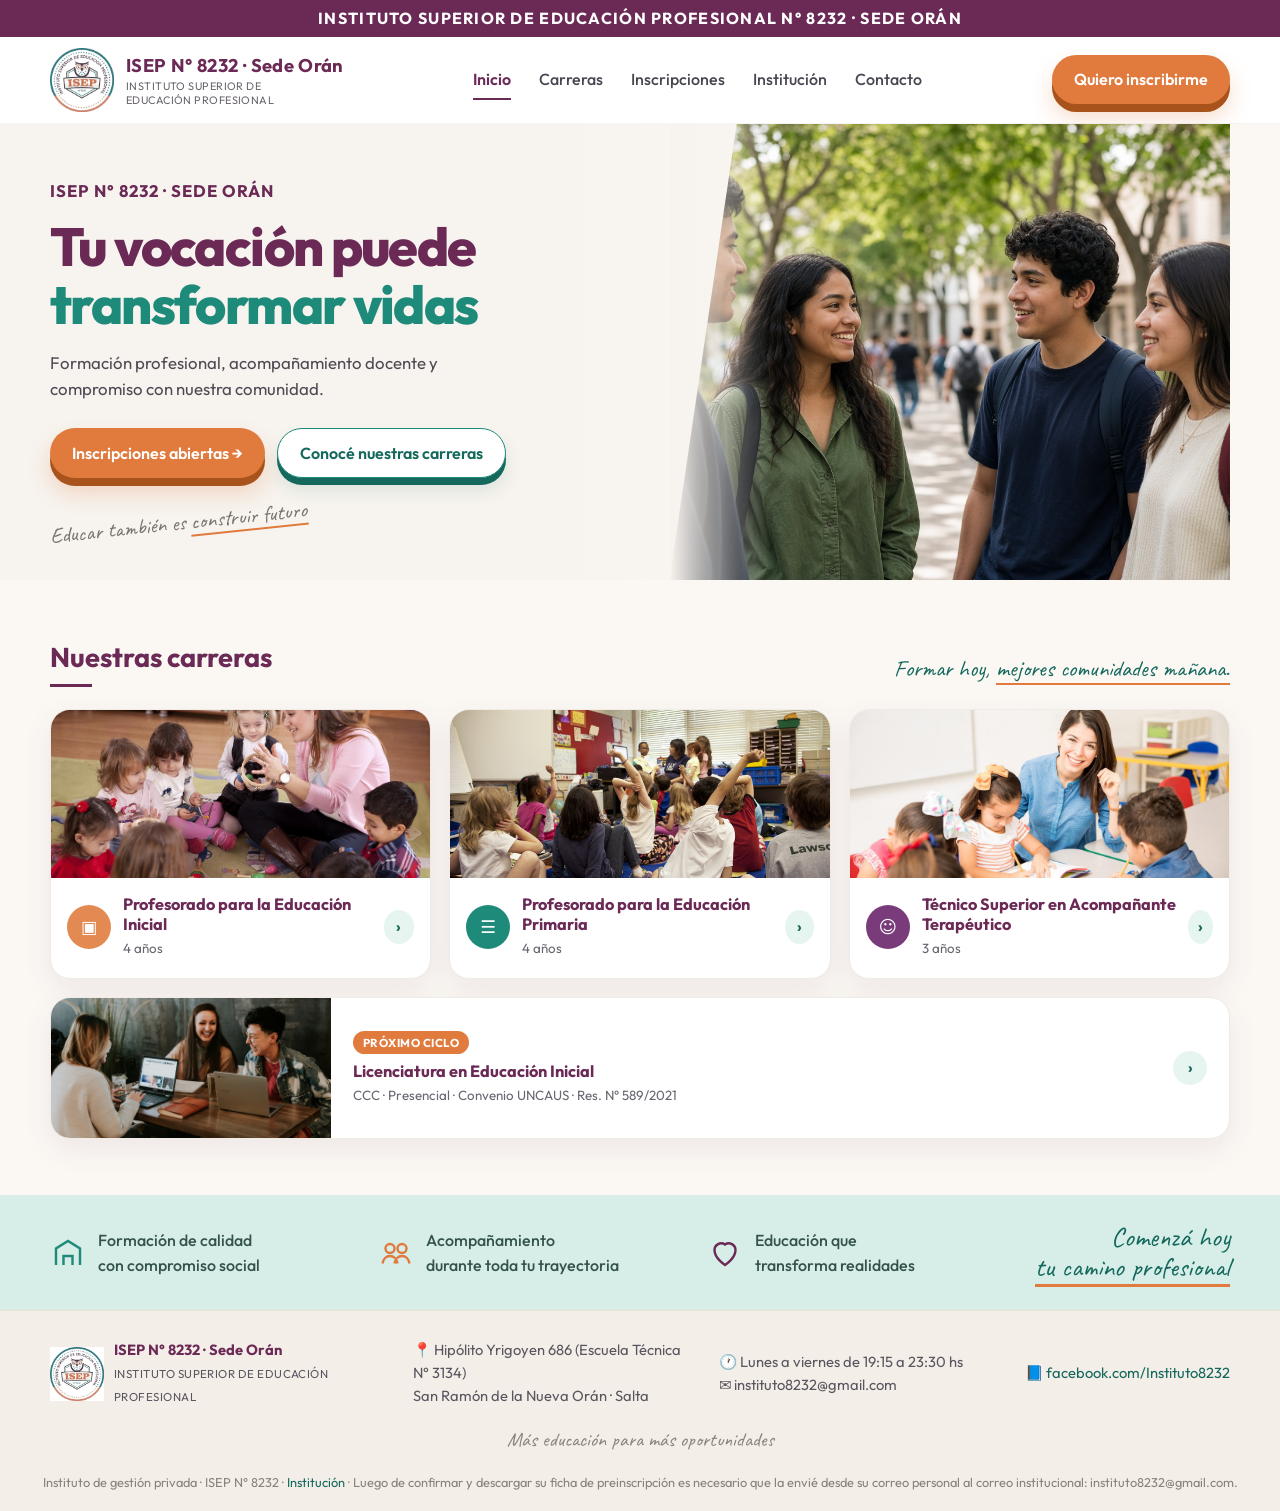
<file: index.html>
<!DOCTYPE html>
<html lang="es-AR">
<head>
  <meta charset="UTF-8">
  <meta name="viewport" content="width=device-width, initial-scale=1">
  <title>ISEP N° 8232 · Sede Orán | Instituto Superior de Educación Profesional</title>
  <meta name="description" content="ISEP N° 8232 — Sede Orán. Instituto de gestión privada en San Ramón de la Nueva Orán, Salta. Profesorados de Inicial y Primaria, Tecnicatura en Acompañante Terapéutico y Licenciatura en Educación Inicial.">
  <link rel="icon" href="assets/logo_isep.jpg">
  <link rel="preconnect" href="https://fonts.googleapis.com">
  <link href="https://fonts.googleapis.com/css2?family=Caveat:wght@500;700&family=Outfit:wght@400;500;600;700;800&display=swap" rel="stylesheet">
  <link rel="stylesheet" href="assets/css/style.css">
</head>
<body>
  <main>
    <section class="hero">
      <div class="wrap hero-grid">
        <div class="hero-copy">
          <p style="margin:0 0 14px;color:var(--plum);font-weight:700;letter-spacing:.06em">ISEP N° 8232 · SEDE ORÁN</p>
          <h1>
            <span class="plum">Tu vocación puede</span>
            <span class="teal">transformar vidas</span>
          </h1>
          <p>Formación profesional, acompañamiento docente y compromiso con nuestra comunidad.</p>
          <div class="hero-actions">
            <a class="btn btn-orange" href="inscripciones.html">Inscripciones abiertas →</a>
            <a class="btn btn-outline" href="carreras.html">Conocé nuestras carreras</a>
          </div>
          <div class="scribble">Educar también es <em>construir futuro</em></div>
        </div>
        <div class="hero-photo">
          <img src="assets/img/hero.jpg" alt="Jóvenes estudiantes del instituto, varones y mujeres">
        </div>
      </div>
    </section>

    <section class="section">
      <div class="wrap">
        <div class="section-head">
          <h2>Nuestras carreras</h2>
          <div class="hand">Formar hoy, <u>mejores comunidades mañana.</u></div>
        </div>
        <div class="cards">
          <a class="card" href="carrera-inicial.html">
            <img src="assets/img/inicial-circle.jpg" alt="Sala de Educación Inicial">
            <div class="card-body">
              <div class="icon-bubble icon-orange">▣</div>
              <div>
                <h3>Profesorado para la Educación Inicial</h3>
                <small>4 años</small>
              </div>
              <span class="arrow">›</span>
            </div>
          </a>
          <a class="card" href="carrera-primaria.html">
            <img src="assets/img/kidsclass.jpg" alt="Aula de Educación Primaria">
            <div class="card-body">
              <div class="icon-bubble icon-teal">☰</div>
              <div>
                <h3>Profesorado para la Educación Primaria</h3>
                <small>4 años</small>
              </div>
              <span class="arrow">›</span>
            </div>
          </a>
          <a class="card" href="carrera-acompanante.html">
            <img src="assets/img/inicial-alt.jpg" alt="Acompañamiento educativo y terapéutico">
            <div class="card-body">
              <div class="icon-bubble icon-plum">☺</div>
              <div>
                <h3>Técnico Superior en Acompañante Terapéutico</h3>
                <small>3 años</small>
              </div>
              <span class="arrow">›</span>
            </div>
          </a>
          <a class="card card-wide" href="carrera-licenciatura.html">
            <img src="assets/img/licenciatura.jpg" alt="Ciclo de complementación curricular">
            <div class="card-body" style="padding:22px">
              <div>
                <span class="badge-new">PRÓXIMO CICLO</span>
                <h3 style="margin-top:8px">Licenciatura en Educación Inicial</h3>
                <small>CCC · Presencial · Convenio UNCAUS · Res. N° 589/2021</small>
              </div>
            </div>
            <div style="padding-right:22px"><span class="arrow">›</span></div>
          </a>
        </div>
      </div>
    </section>

    <section class="values">
      <div class="wrap values-grid">
        <div class="value">
          <svg width="36" height="36" viewBox="0 0 24 24" fill="none"><path d="M4 20V9l8-5 8 5v11" stroke="#1d8a7a" stroke-width="1.6"/><path d="M9 20v-6h6v6" stroke="#1d8a7a" stroke-width="1.6"/></svg>
          Formación de calidad<br>con compromiso social
        </div>
        <div class="value">
          <svg width="36" height="36" viewBox="0 0 24 24" fill="none"><circle cx="8" cy="9" r="3" stroke="#e07a3d" stroke-width="1.6"/><circle cx="16" cy="9" r="3" stroke="#e07a3d" stroke-width="1.6"/><path d="M3 19c.5-3 2.5-5 5-5s4.5 2 5 5M11 19c.5-3 2.5-5 5-5s4.5 2 5 5" stroke="#e07a3d" stroke-width="1.6"/></svg>
          Acompañamiento<br>durante toda tu trayectoria
        </div>
        <div class="value">
          <svg width="36" height="36" viewBox="0 0 24 24" fill="none"><path d="M12 20s-7-4.4-7-10a4.5 4.5 0 0 1 7-3.7A4.5 4.5 0 0 1 19 10c0 5.6-7 10-7 10z" stroke="#6b2a56" stroke-width="1.6"/></svg>
          Educación que<br>transforma realidades
        </div>
        <div class="cta-script">Comenzá hoy<br><span>tu camino profesional</span></div>
      </div>
    </section>
  </main>
  <script src="assets/js/site.js?v=sede-oran"></script>
</body>
</html>
</file>
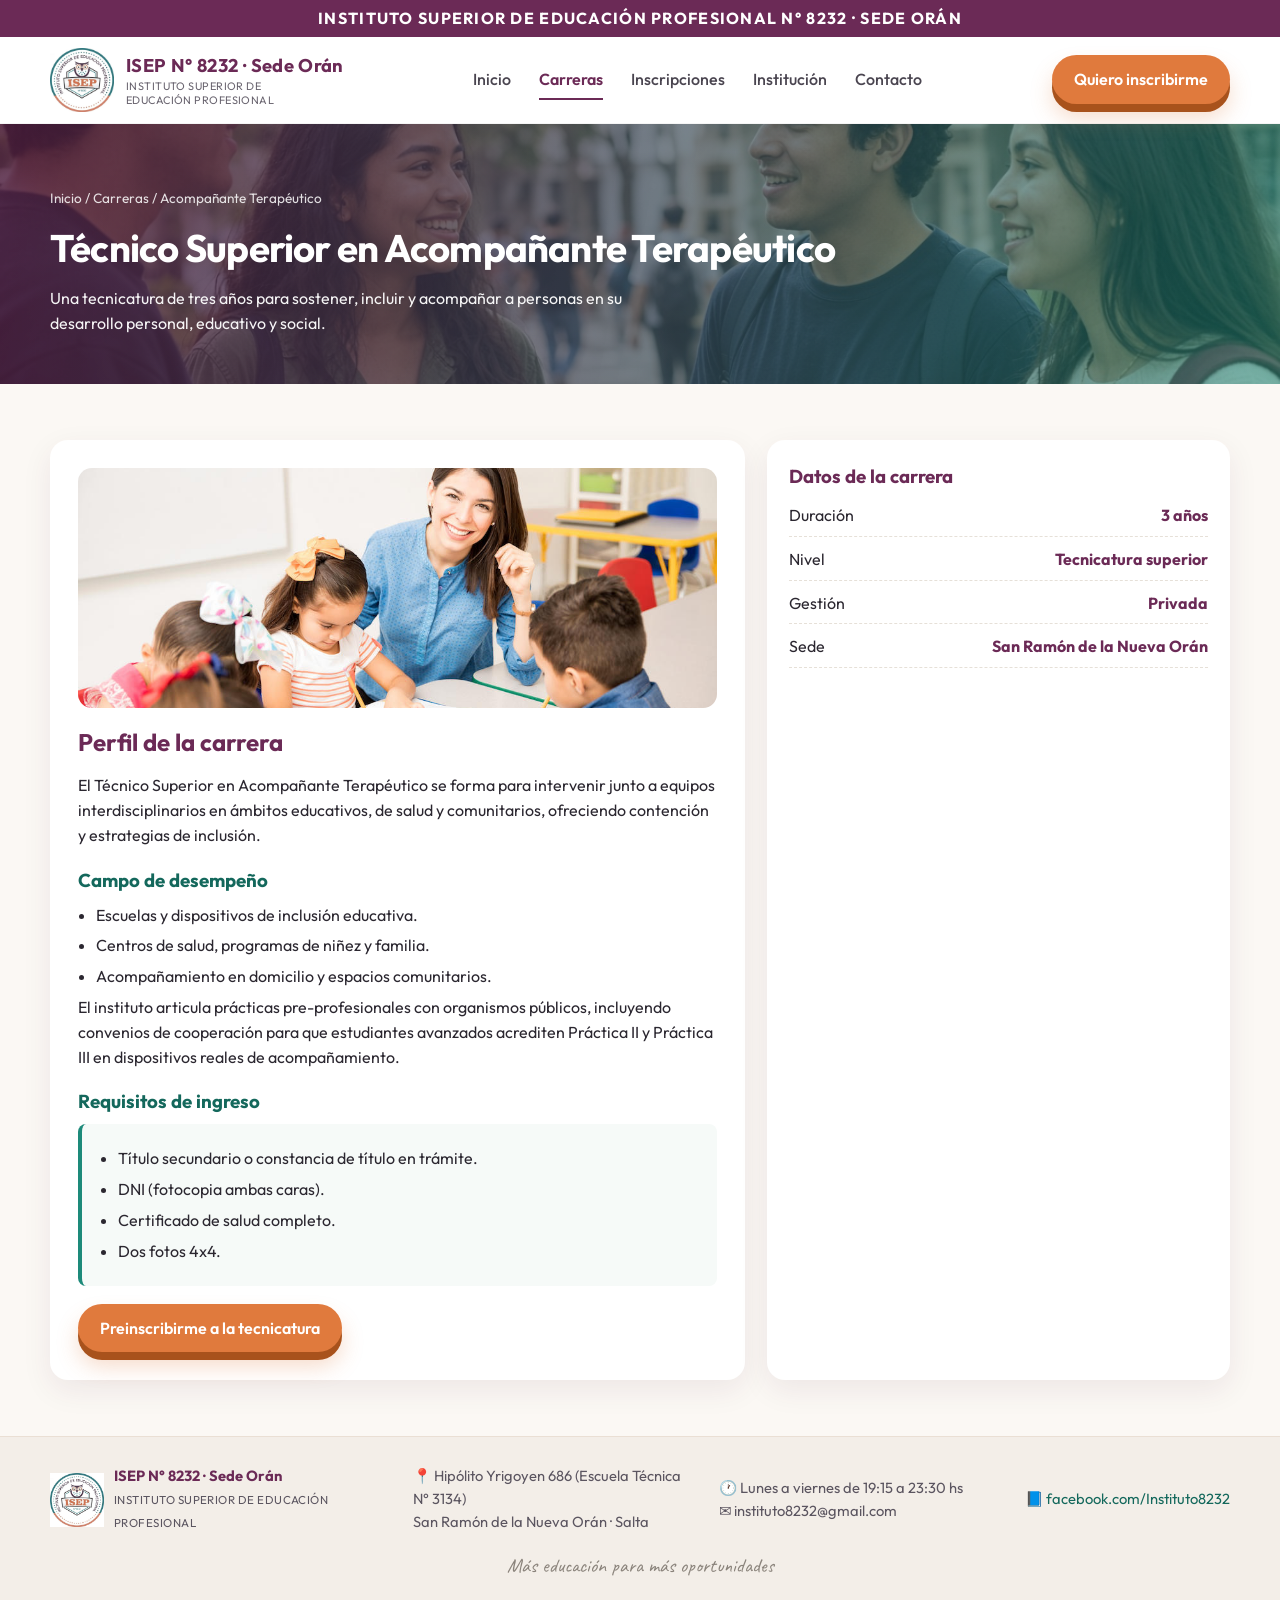
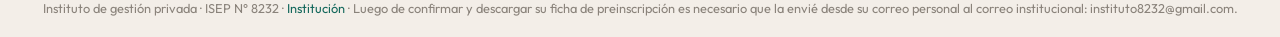
<file: carrera-acompanante.html>
<!DOCTYPE html>
<html lang="es-AR">
<head>
  <meta charset="UTF-8">
  <meta name="viewport" content="width=device-width, initial-scale=1">
  <title>Técnico Superior en Acompañante Terapéutico | ISEP 8232</title>
  <link rel="icon" href="assets/logo_isep.jpg">
  <link href="https://fonts.googleapis.com/css2?family=Caveat:wght@500;700&family=Outfit:wght@400;500;600;700;800&display=swap" rel="stylesheet">
  <link rel="stylesheet" href="assets/css/style.css">
</head>
<body>
  <main>
    <section class="page-hero">
      <div class="wrap">
        <div class="crumbs">Inicio / Carreras / Acompañante Terapéutico</div>
        <h1>Técnico Superior en Acompañante Terapéutico</h1>
        <p>Una tecnicatura de tres años para sostener, incluir y acompañar a personas en su desarrollo personal, educativo y social.</p>
      </div>
    </section>
    <section class="section">
      <div class="wrap split">
        <article class="prose">
          <img src="assets/img/inicial-alt.jpg" alt="Acompañamiento" style="border-radius:14px;margin-bottom:16px;height:240px;width:100%;object-fit:cover">
          <h2>Perfil de la carrera</h2>
          <p>El Técnico Superior en Acompañante Terapéutico se forma para intervenir junto a equipos interdisciplinarios en ámbitos educativos, de salud y comunitarios, ofreciendo contención y estrategias de inclusión.</p>
          <h3>Campo de desempeño</h3>
          <ul>
            <li>Escuelas y dispositivos de inclusión educativa.</li>
            <li>Centros de salud, programas de niñez y familia.</li>
            <li>Acompañamiento en domicilio y espacios comunitarios.</li>
          </ul>
          <p>El instituto articula prácticas pre-profesionales con organismos públicos, incluyendo convenios de cooperación para que estudiantes avanzados acrediten Práctica II y Práctica III en dispositivos reales de acompañamiento.</p>
          <h3>Requisitos de ingreso</h3>
          <div class="req-list">
            <ul>
              <li>Título secundario o constancia de título en trámite.</li>
              <li>DNI (fotocopia ambas caras).</li>
              <li>Certificado de salud completo.</li>
              <li>Dos fotos 4x4.</li>
            </ul>
          </div>
          <p style="margin-top:18px"><a class="btn btn-orange" href="inscripciones.html?carrera=terapeutico">Preinscribirme a la tecnicatura</a></p>
        </article>
        <aside class="info-side">
          <h3 style="color:var(--plum);margin-bottom:12px">Datos de la carrera</h3>
          <div class="meta">
            <div><span>Duración</span><b>3 años</b></div>
            <div><span>Nivel</span><b>Tecnicatura superior</b></div>
            <div><span>Gestión</span><b>Privada</b></div>
            <div><span>Sede</span><b>San Ramón de la Nueva Orán</b></div>
          </div>
        </aside>
      </div>
    </section>
  </main>
  <script src="assets/js/site.js"></script>
</body>
</html>
</file>
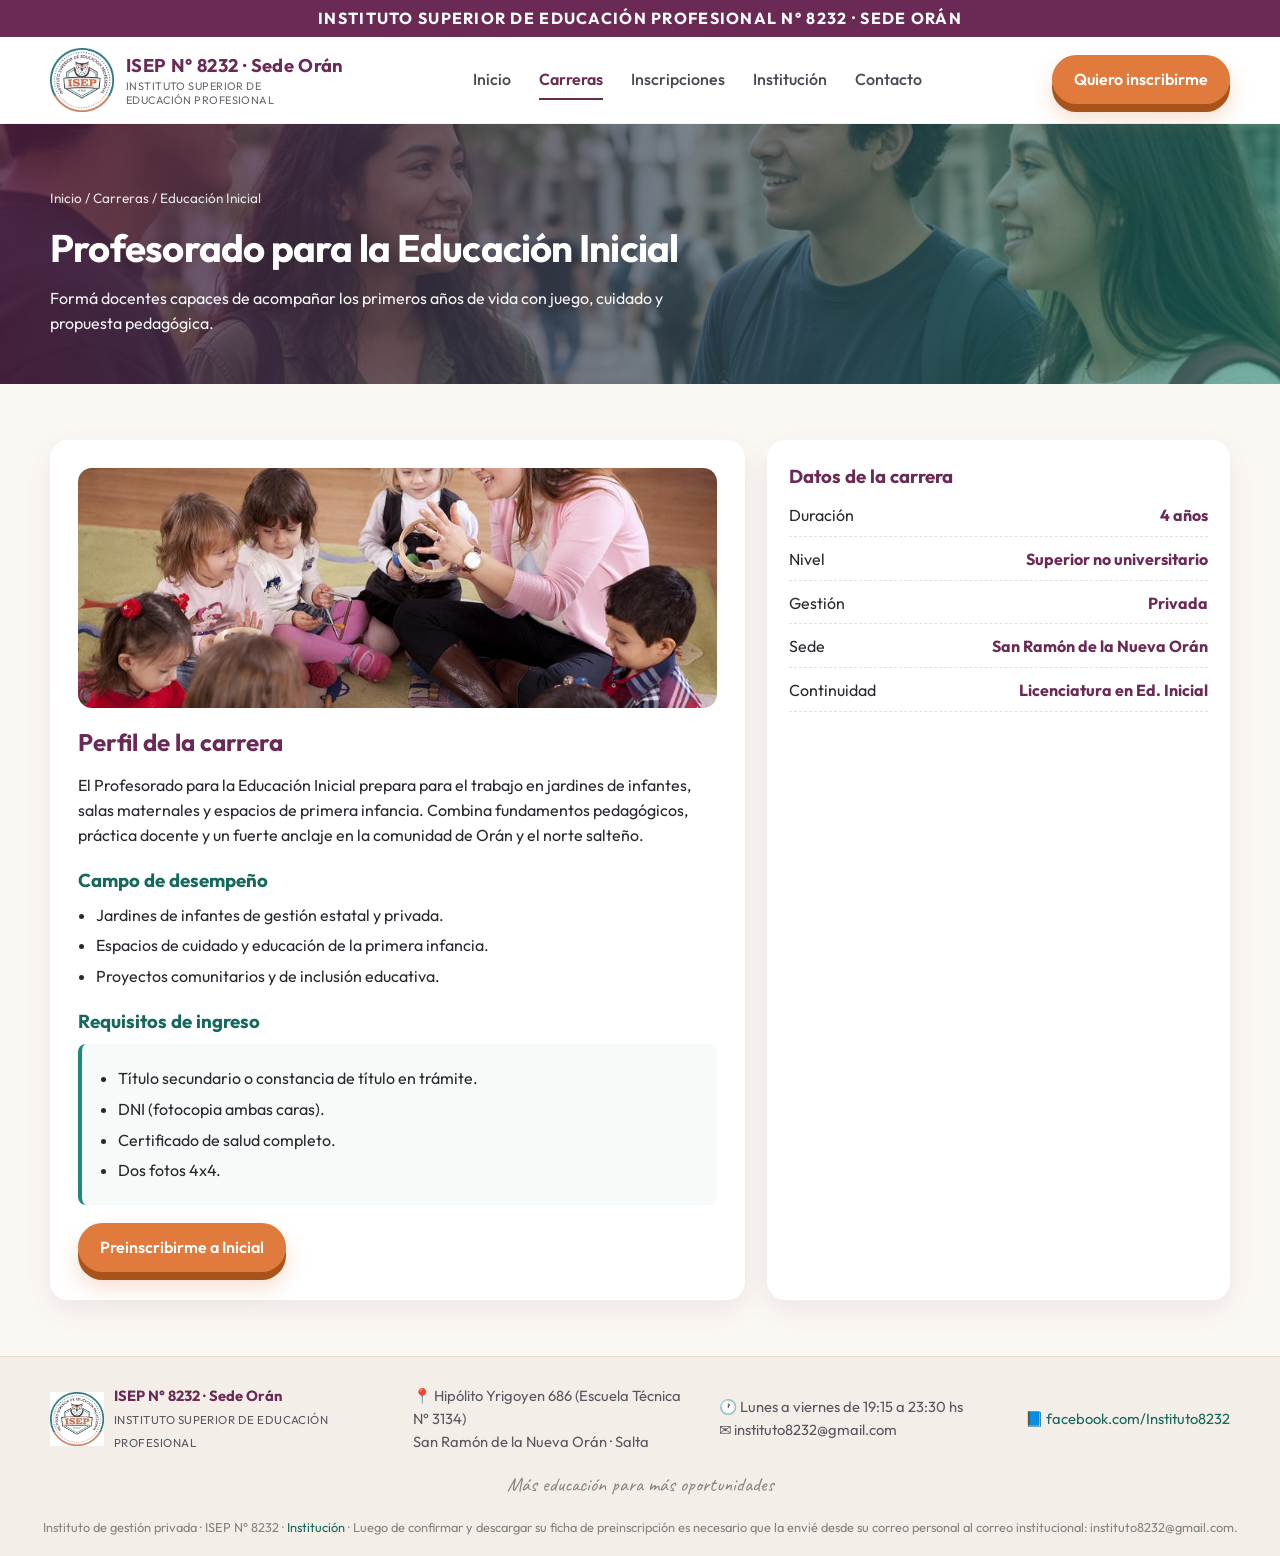
<file: carrera-inicial.html>
<!DOCTYPE html>
<html lang="es-AR">
<head>
  <meta charset="UTF-8">
  <meta name="viewport" content="width=device-width, initial-scale=1">
  <title>Profesorado para la Educación Inicial | ISEP 8232</title>
  <link rel="icon" href="assets/logo_isep.jpg">
  <link href="https://fonts.googleapis.com/css2?family=Caveat:wght@500;700&family=Outfit:wght@400;500;600;700;800&display=swap" rel="stylesheet">
  <link rel="stylesheet" href="assets/css/style.css">
</head>
<body>
  <main>
    <section class="page-hero">
      <div class="wrap">
        <div class="crumbs">Inicio / Carreras / Educación Inicial</div>
        <h1>Profesorado para la Educación Inicial</h1>
        <p>Formá docentes capaces de acompañar los primeros años de vida con juego, cuidado y propuesta pedagógica.</p>
      </div>
    </section>
    <section class="section">
      <div class="wrap split">
        <article class="prose">
          <img src="assets/img/inicial-circle.jpg" alt="Sala de nivel inicial" style="border-radius:14px;margin-bottom:16px;height:240px;width:100%;object-fit:cover">
          <h2>Perfil de la carrera</h2>
          <p>El Profesorado para la Educación Inicial prepara para el trabajo en jardines de infantes, salas maternales y espacios de primera infancia. Combina fundamentos pedagógicos, práctica docente y un fuerte anclaje en la comunidad de Orán y el norte salteño.</p>
          <h3>Campo de desempeño</h3>
          <ul>
            <li>Jardines de infantes de gestión estatal y privada.</li>
            <li>Espacios de cuidado y educación de la primera infancia.</li>
            <li>Proyectos comunitarios y de inclusión educativa.</li>
          </ul>
          <h3>Requisitos de ingreso</h3>
          <div class="req-list">
            <ul>
              <li>Título secundario o constancia de título en trámite.</li>
              <li>DNI (fotocopia ambas caras).</li>
              <li>Certificado de salud completo.</li>
              <li>Dos fotos 4x4.</li>
            </ul>
          </div>
          <p style="margin-top:18px"><a class="btn btn-orange" href="inscripciones.html?carrera=inicial">Preinscribirme a Inicial</a></p>
        </article>
        <aside class="info-side">
          <h3 style="color:var(--plum);margin-bottom:12px">Datos de la carrera</h3>
          <div class="meta">
            <div><span>Duración</span><b>4 años</b></div>
            <div><span>Nivel</span><b>Superior no universitario</b></div>
            <div><span>Gestión</span><b>Privada</b></div>
            <div><span>Sede</span><b>San Ramón de la Nueva Orán</b></div>
            <div><span>Continuidad</span><b>Licenciatura en Ed. Inicial</b></div>
          </div>
        </aside>
      </div>
    </section>
  </main>
  <script src="assets/js/site.js"></script>
</body>
</html>
</file>
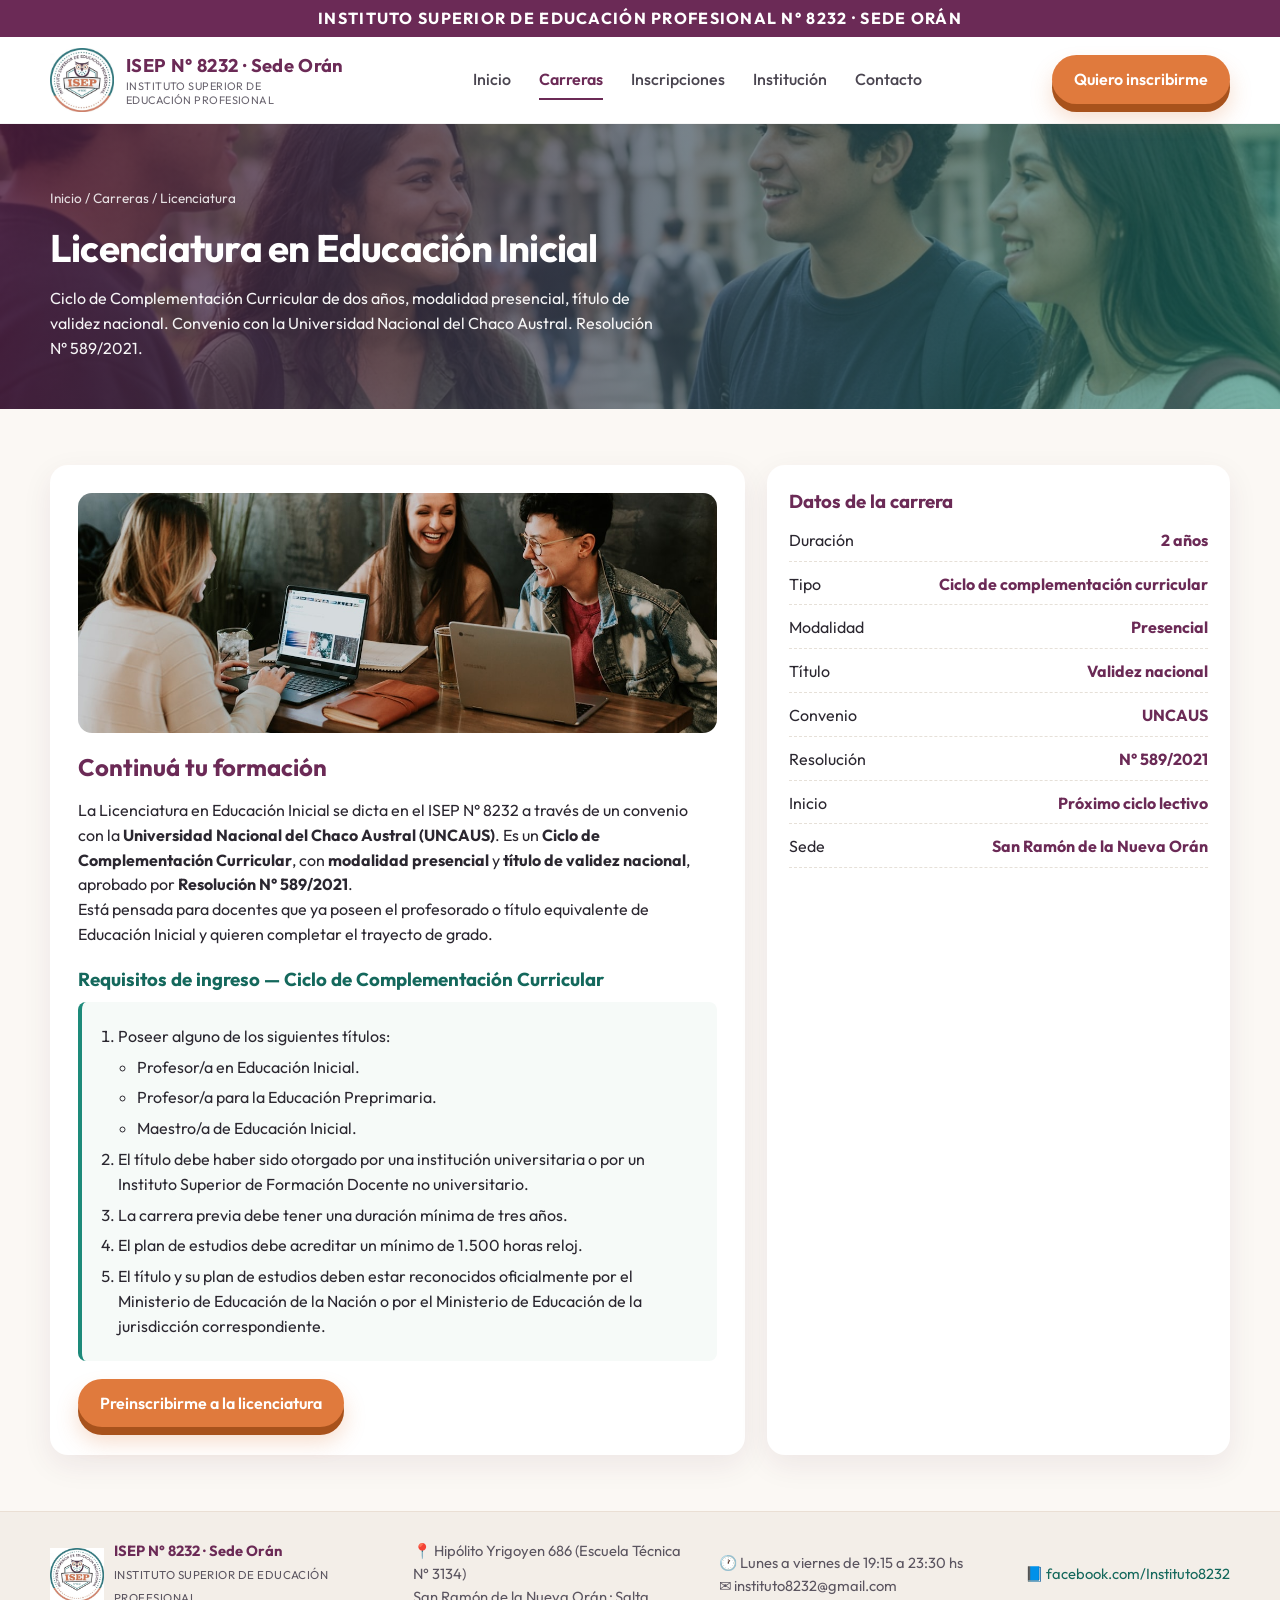
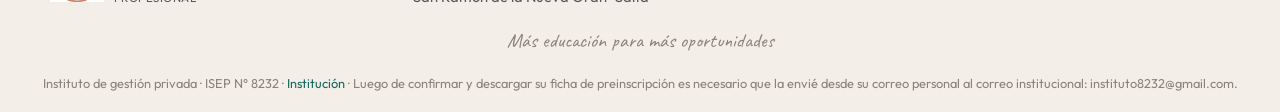
<file: carrera-licenciatura.html>
<!DOCTYPE html>
<html lang="es-AR">
<head>
  <meta charset="UTF-8">
  <meta name="viewport" content="width=device-width, initial-scale=1">
  <title>Licenciatura en Educación Inicial | ISEP 8232</title>
  <link rel="icon" href="assets/logo_isep.jpg">
  <link href="https://fonts.googleapis.com/css2?family=Caveat:wght@500;700&family=Outfit:wght@400;500;600;700;800&display=swap" rel="stylesheet">
  <link rel="stylesheet" href="assets/css/style.css">
</head>
<body>
  <main>
    <section class="page-hero">
      <div class="wrap">
        <div class="crumbs">Inicio / Carreras / Licenciatura</div>
        <h1>Licenciatura en Educación Inicial</h1>
        <p>Ciclo de Complementación Curricular de dos años, modalidad presencial, título de validez nacional. Convenio con la Universidad Nacional del Chaco Austral. Resolución N° 589/2021.</p>
      </div>
    </section>
    <section class="section">
      <div class="wrap split">
        <article class="prose">
          <img src="assets/img/licenciatura.jpg" alt="Formación de grado" style="border-radius:14px;margin-bottom:16px;height:240px;width:100%;object-fit:cover">
          <h2>Continuá tu formación</h2>
          <p>La Licenciatura en Educación Inicial se dicta en el ISEP N° 8232 a través de un convenio con la <b>Universidad Nacional del Chaco Austral (UNCAUS)</b>. Es un <b>Ciclo de Complementación Curricular</b>, con <b>modalidad presencial</b> y <b>título de validez nacional</b>, aprobado por <b>Resolución N° 589/2021</b>.</p>
          <p>Está pensada para docentes que ya poseen el profesorado o título equivalente de Educación Inicial y quieren completar el trayecto de grado.</p>
          <h3>Requisitos de ingreso — Ciclo de Complementación Curricular</h3>
          <div class="req-list">
            <ol>
              <li>Poseer alguno de los siguientes títulos:
                <ul>
                  <li>Profesor/a en Educación Inicial.</li>
                  <li>Profesor/a para la Educación Preprimaria.</li>
                  <li>Maestro/a de Educación Inicial.</li>
                </ul>
              </li>
              <li>El título debe haber sido otorgado por una institución universitaria o por un Instituto Superior de Formación Docente no universitario.</li>
              <li>La carrera previa debe tener una duración mínima de tres años.</li>
              <li>El plan de estudios debe acreditar un mínimo de 1.500 horas reloj.</li>
              <li>El título y su plan de estudios deben estar reconocidos oficialmente por el Ministerio de Educación de la Nación o por el Ministerio de Educación de la jurisdicción correspondiente.</li>
            </ol>
          </div>
          <p style="margin-top:18px"><a class="btn btn-orange" href="inscripciones.html?carrera=licenciatura">Preinscribirme a la licenciatura</a></p>
        </article>
        <aside class="info-side">
          <h3 style="color:var(--plum);margin-bottom:12px">Datos de la carrera</h3>
          <div class="meta">
            <div><span>Duración</span><b>2 años</b></div>
            <div><span>Tipo</span><b>Ciclo de complementación curricular</b></div>
            <div><span>Modalidad</span><b>Presencial</b></div>
            <div><span>Título</span><b>Validez nacional</b></div>
            <div><span>Convenio</span><b>UNCAUS</b></div>
            <div><span>Resolución</span><b>N° 589/2021</b></div>
            <div><span>Inicio</span><b>Próximo ciclo lectivo</b></div>
            <div><span>Sede</span><b>San Ramón de la Nueva Orán</b></div>
          </div>
        </aside>
      </div>
    </section>
  </main>
  <script src="assets/js/site.js"></script>
</body>
</html>
</file>
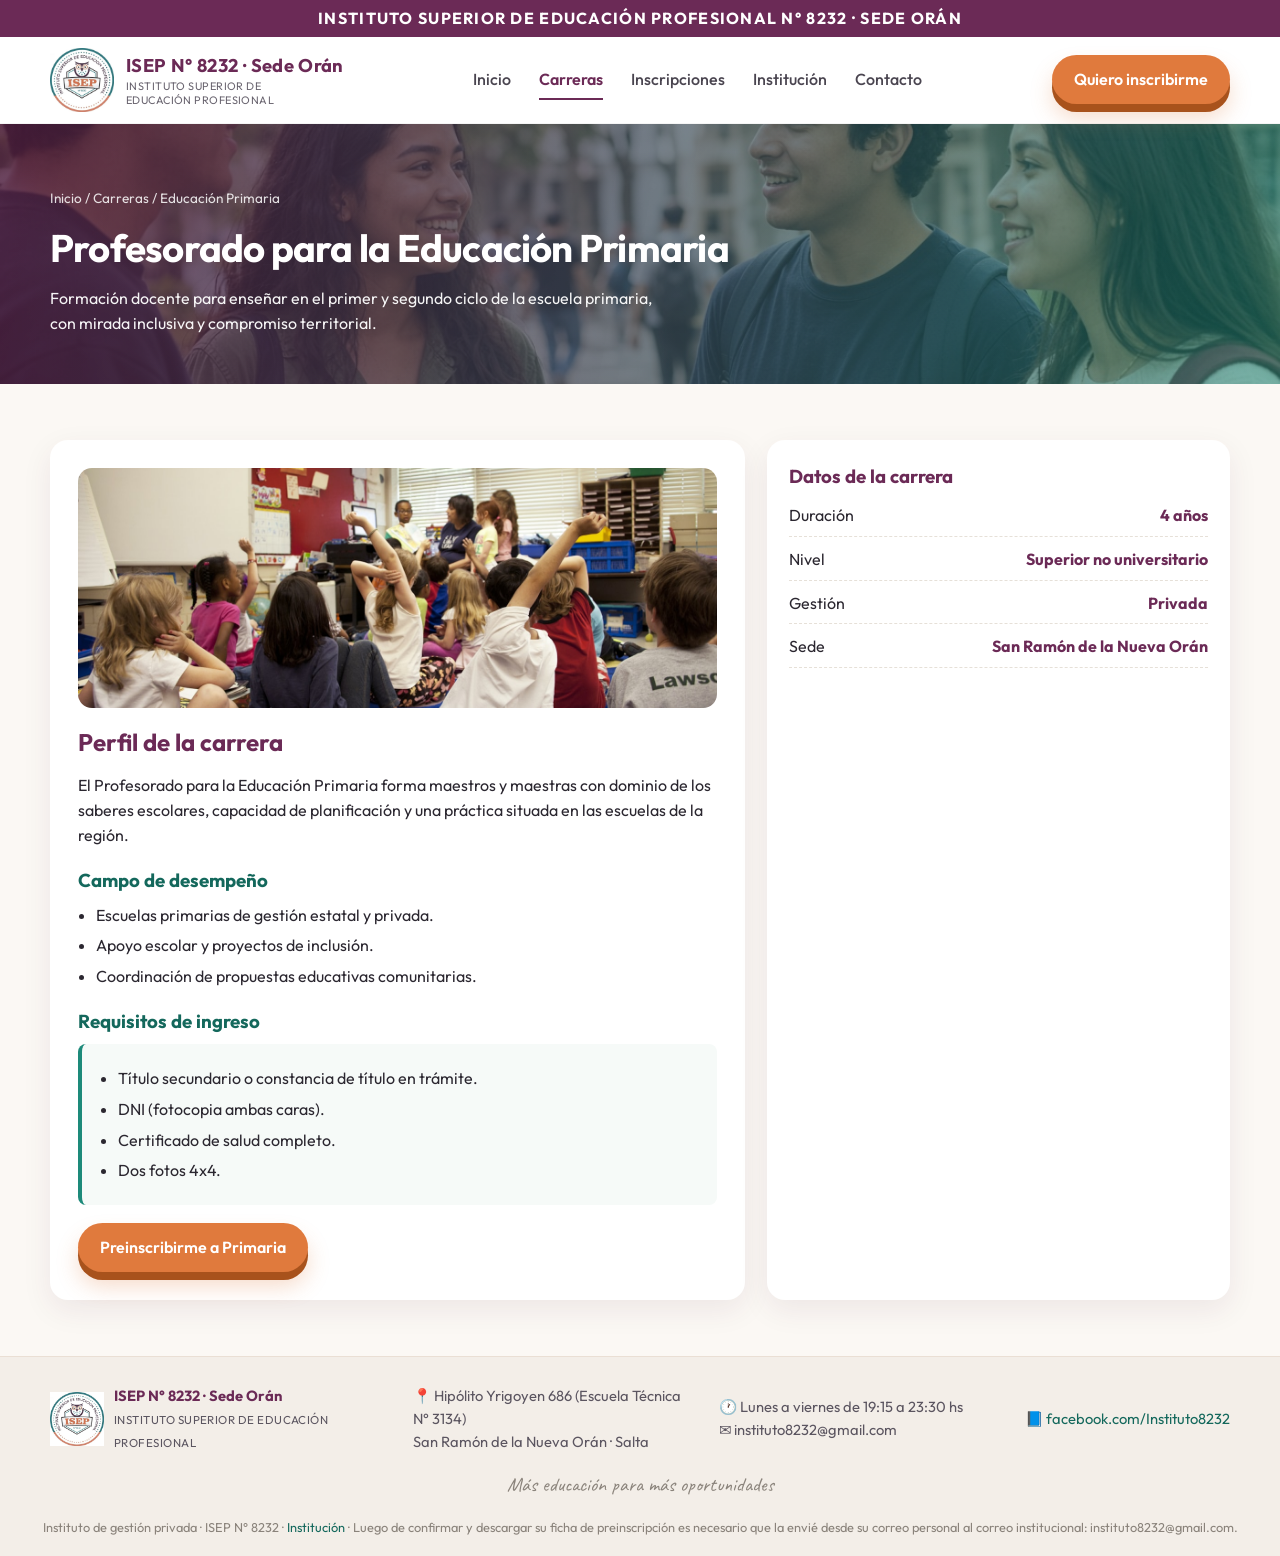
<file: carrera-primaria.html>
<!DOCTYPE html>
<html lang="es-AR">
<head>
  <meta charset="UTF-8">
  <meta name="viewport" content="width=device-width, initial-scale=1">
  <title>Profesorado para la Educación Primaria | ISEP 8232</title>
  <link rel="icon" href="assets/logo_isep.jpg">
  <link href="https://fonts.googleapis.com/css2?family=Caveat:wght@500;700&family=Outfit:wght@400;500;600;700;800&display=swap" rel="stylesheet">
  <link rel="stylesheet" href="assets/css/style.css">
</head>
<body>
  <main>
    <section class="page-hero">
      <div class="wrap">
        <div class="crumbs">Inicio / Carreras / Educación Primaria</div>
        <h1>Profesorado para la Educación Primaria</h1>
        <p>Formación docente para enseñar en el primer y segundo ciclo de la escuela primaria, con mirada inclusiva y compromiso territorial.</p>
      </div>
    </section>
    <section class="section">
      <div class="wrap split">
        <article class="prose">
          <img src="assets/img/kidsclass.jpg" alt="Aula de primaria" style="border-radius:14px;margin-bottom:16px;height:240px;width:100%;object-fit:cover">
          <h2>Perfil de la carrera</h2>
          <p>El Profesorado para la Educación Primaria forma maestros y maestras con dominio de los saberes escolares, capacidad de planificación y una práctica situada en las escuelas de la región.</p>
          <h3>Campo de desempeño</h3>
          <ul>
            <li>Escuelas primarias de gestión estatal y privada.</li>
            <li>Apoyo escolar y proyectos de inclusión.</li>
            <li>Coordinación de propuestas educativas comunitarias.</li>
          </ul>
          <h3>Requisitos de ingreso</h3>
          <div class="req-list">
            <ul>
              <li>Título secundario o constancia de título en trámite.</li>
              <li>DNI (fotocopia ambas caras).</li>
              <li>Certificado de salud completo.</li>
              <li>Dos fotos 4x4.</li>
            </ul>
          </div>
          <p style="margin-top:18px"><a class="btn btn-orange" href="inscripciones.html?carrera=primaria">Preinscribirme a Primaria</a></p>
        </article>
        <aside class="info-side">
          <h3 style="color:var(--plum);margin-bottom:12px">Datos de la carrera</h3>
          <div class="meta">
            <div><span>Duración</span><b>4 años</b></div>
            <div><span>Nivel</span><b>Superior no universitario</b></div>
            <div><span>Gestión</span><b>Privada</b></div>
            <div><span>Sede</span><b>San Ramón de la Nueva Orán</b></div>
          </div>
        </aside>
      </div>
    </section>
  </main>
  <script src="assets/js/site.js"></script>
</body>
</html>
</file>
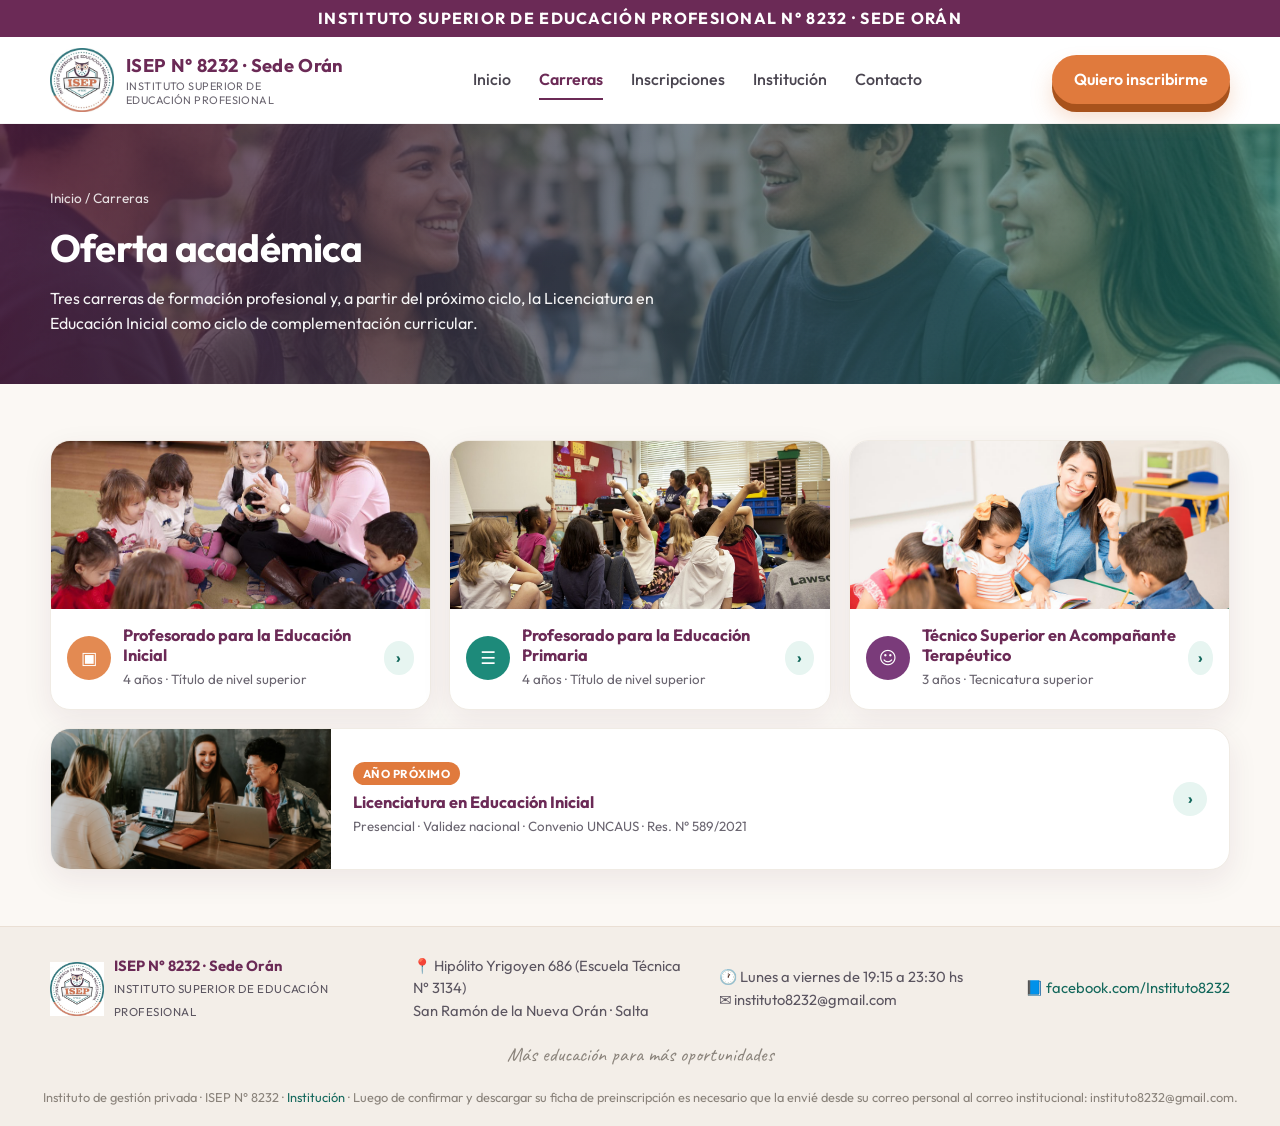
<file: carreras.html>
<!DOCTYPE html>
<html lang="es-AR">
<head>
  <meta charset="UTF-8">
  <meta name="viewport" content="width=device-width, initial-scale=1">
  <title>Carreras | ISEP N° 8232</title>
  <link rel="icon" href="assets/logo_isep.jpg">
  <link href="https://fonts.googleapis.com/css2?family=Caveat:wght@500;700&family=Outfit:wght@400;500;600;700;800&display=swap" rel="stylesheet">
  <link rel="stylesheet" href="assets/css/style.css">
</head>
<body>
  <main>
    <section class="page-hero">
      <div class="wrap">
        <div class="crumbs">Inicio / Carreras</div>
        <h1>Oferta académica</h1>
        <p>Tres carreras de formación profesional y, a partir del próximo ciclo, la Licenciatura en Educación Inicial como ciclo de complementación curricular.</p>
      </div>
    </section>
    <section class="section">
      <div class="wrap cards">
        <a class="card" href="carrera-inicial.html">
          <img src="assets/img/inicial-circle.jpg" alt="Educación Inicial">
          <div class="card-body">
            <div class="icon-bubble icon-orange">▣</div>
            <div><h3>Profesorado para la Educación Inicial</h3><small>4 años · Título de nivel superior</small></div>
            <span class="arrow">›</span>
          </div>
        </a>
        <a class="card" href="carrera-primaria.html">
          <img src="assets/img/kidsclass.jpg" alt="Educación Primaria">
          <div class="card-body">
            <div class="icon-bubble icon-teal">☰</div>
            <div><h3>Profesorado para la Educación Primaria</h3><small>4 años · Título de nivel superior</small></div>
            <span class="arrow">›</span>
          </div>
        </a>
        <a class="card" href="carrera-acompanante.html">
          <img src="assets/img/inicial-alt.jpg" alt="Acompañante terapéutico">
          <div class="card-body">
            <div class="icon-bubble icon-plum">☺</div>
            <div><h3>Técnico Superior en Acompañante Terapéutico</h3><small>3 años · Tecnicatura superior</small></div>
            <span class="arrow">›</span>
          </div>
        </a>
        <a class="card card-wide" href="carrera-licenciatura.html">
          <img src="assets/img/licenciatura.jpg" alt="Licenciatura">
          <div class="card-body" style="padding:22px">
            <div>
              <span class="badge-new">AÑO PRÓXIMO</span>
              <h3 style="margin-top:8px">Licenciatura en Educación Inicial</h3>
              <small>Presencial · Validez nacional · Convenio UNCAUS · Res. N° 589/2021</small>
            </div>
          </div>
          <div style="padding-right:22px"><span class="arrow">›</span></div>
        </a>
      </div>
    </section>
  </main>
  <script src="assets/js/site.js"></script>
</body>
</html>
</file>
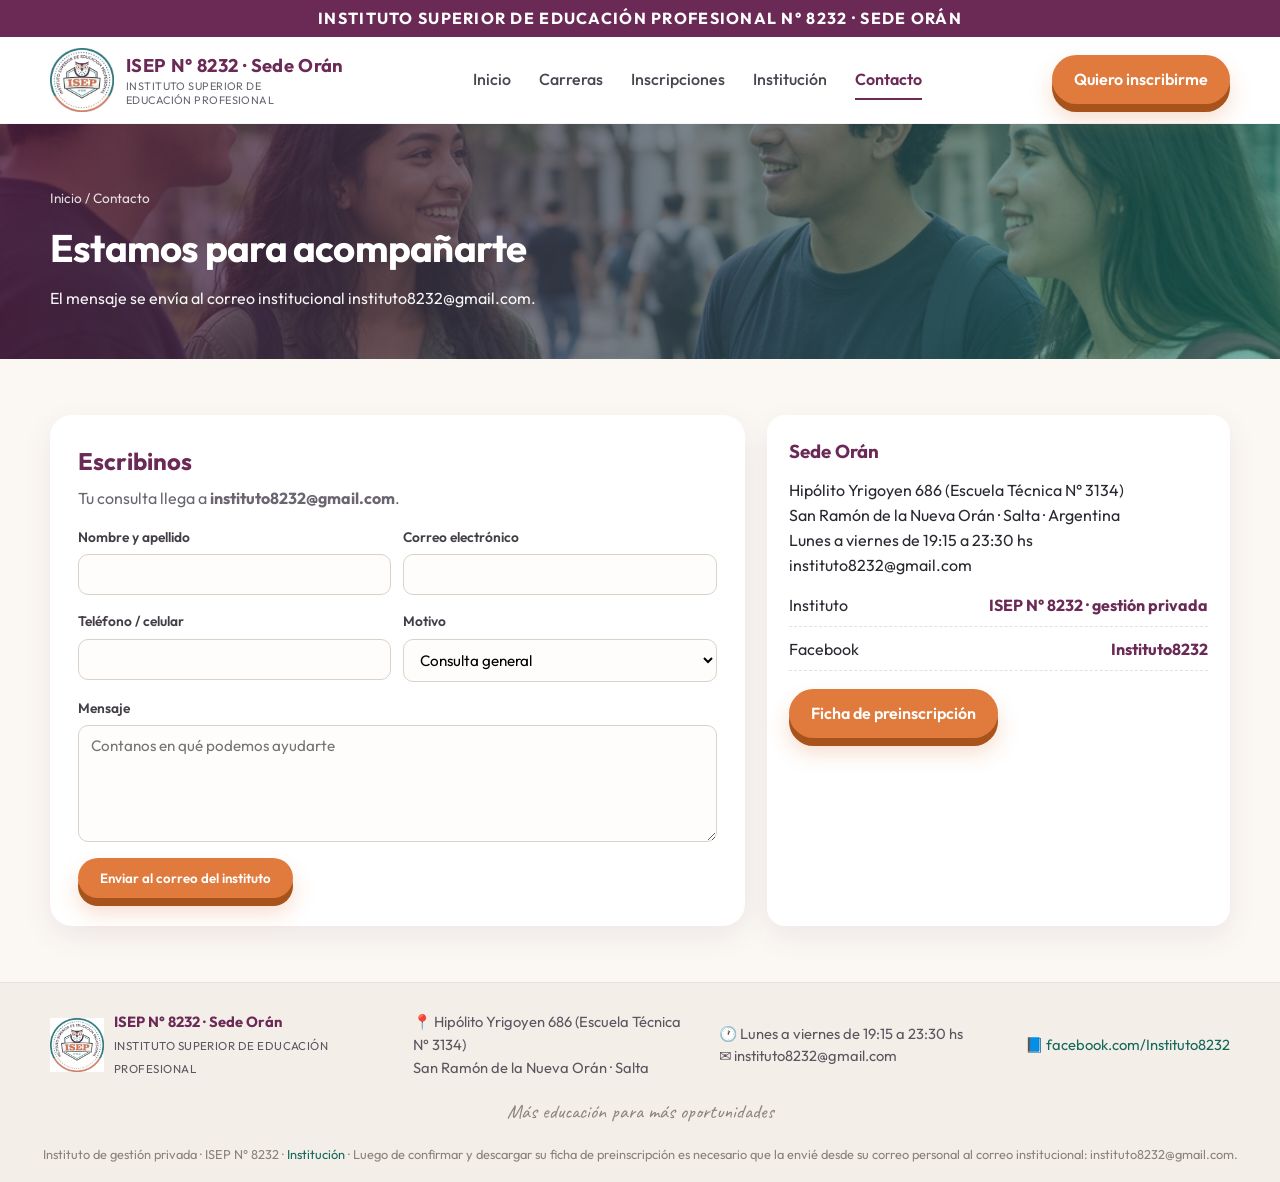
<file: contacto.html>
<!DOCTYPE html>
<html lang="es-AR">
<head>
  <meta charset="UTF-8">
  <meta name="viewport" content="width=device-width, initial-scale=1">
  <title>Contacto | ISEP N° 8232</title>
  <link rel="icon" href="assets/logo_isep.jpg">
  <link href="https://fonts.googleapis.com/css2?family=Caveat:wght@500;700&family=Outfit:wght@400;500;600;700;800&display=swap" rel="stylesheet">
  <link rel="stylesheet" href="assets/css/style.css">
</head>
<body>
  <main>
    <section class="page-hero">
      <div class="wrap">
        <div class="crumbs">Inicio / Contacto</div>
        <h1>Estamos para acompañarte</h1>
        <p>El mensaje se envía al correo institucional instituto8232@gmail.com.</p>
      </div>
    </section>
    <section class="section">
      <div class="wrap split">
        <article class="form-card">
          <h2 style="color:var(--plum);margin-bottom:6px">Escribinos</h2>
          <p style="color:var(--muted);margin-bottom:16px">Tu consulta llega a <b>instituto8232@gmail.com</b>.</p>
          <form id="contactoForm" action="https://formsubmit.co/instituto8232@gmail.com" method="POST" autocomplete="off">
            <input type="hidden" name="_subject" value="Consulta ISEP N° 8232">
            <input type="hidden" name="_captcha" value="false">
            <input type="hidden" name="_template" value="box">
            <input type="hidden" name="_next" value="https://fabiancardozo.github.io/isep8232/contacto.html">
            <div class="grid-2">
              <div class="field"><label>Nombre y apellido</label><input type="text" name="nombre" required autocomplete="off"></div>
              <div class="field"><label>Correo electrónico</label><input type="email" name="email" required autocomplete="off"></div>
              <div class="field"><label>Teléfono / celular</label><input type="text" name="telefono" autocomplete="off"></div>
              <div class="field">
                <label>Motivo</label>
                <select name="motivo">
                  <option value="Consulta general">Consulta general</option>
                  <option value="Preinscripción">Preinscripción</option>
                  <option value="Licenciatura">Licenciatura en Educación Inicial</option>
                  <option value="Documentación">Documentación</option>
                </select>
              </div>
              <div class="field full">
                <label>Mensaje</label>
                <textarea name="mensaje" rows="5" required placeholder="Contanos en qué podemos ayudarte"></textarea>
              </div>
            </div>
            <button class="btn btn-orange" type="submit" id="btnContacto" style="margin-top:12px">Enviar al correo del instituto</button>
            <p id="leyendaContacto" style="display:none;margin-top:14px;padding:14px 16px;border-radius:12px;background:#e8f7f2;border:1px solid #b7e4d6;color:#14685c;font-weight:700">Mensaje enviado a instituto8232@gmail.com.</p>
          </form>
        </article>
        <aside class="info-side">
          <h3 style="color:var(--plum);margin-bottom:12px">Sede Orán</h3>
          <p>Hipólito Yrigoyen 686 (Escuela Técnica N° 3134)</p>
          <p>San Ramón de la Nueva Orán · Salta · Argentina</p>
          <p>Lunes a viernes de 19:15 a 23:30 hs</p>
          <p>instituto8232@gmail.com</p>
          <div class="meta" style="margin-top:16px">
            <div><span>Instituto</span><b>ISEP N° 8232 · gestión privada</b></div>
            <div><span>Facebook</span><b><a href="https://www.facebook.com/Instituto8232" target="_blank" rel="noopener">Instituto8232</a></b></div>
          </div>
          <p style="margin-top:18px"><a class="btn btn-orange" href="inscripciones.html">Ficha de preinscripción</a></p>
        </aside>
      </div>
    </section>
  </main>
  <script src="assets/js/site.js"></script>
  <script>
  (function () {
    var form = document.getElementById("contactoForm");
    if (!form) return;
    form.addEventListener("submit", function (e) {
      e.preventDefault();
      var fd = new FormData(form);
      if (!fd.get("nombre") || !fd.get("email") || !fd.get("mensaje")) {
        alert("Completá nombre, correo y mensaje.");
        return;
      }
      var ley = document.getElementById("leyendaContacto");
      var btn = document.getElementById("btnContacto");
      btn.disabled = true;
      fetch("https://formsubmit.co/ajax/instituto8232@gmail.com", {
        method: "POST",
        headers: { "Accept": "application/json" },
        body: fd
      }).then(function (r) { return r.json(); }).then(function () {
        if (ley) {
          ley.style.display = "block";
          ley.textContent = "Mensaje enviado a instituto8232@gmail.com.";
        }
        form.reset();
        btn.disabled = false;
      }).catch(function () {
        form.submit();
      });
    });
  })();
  </script>
</body>
</html>
</file>
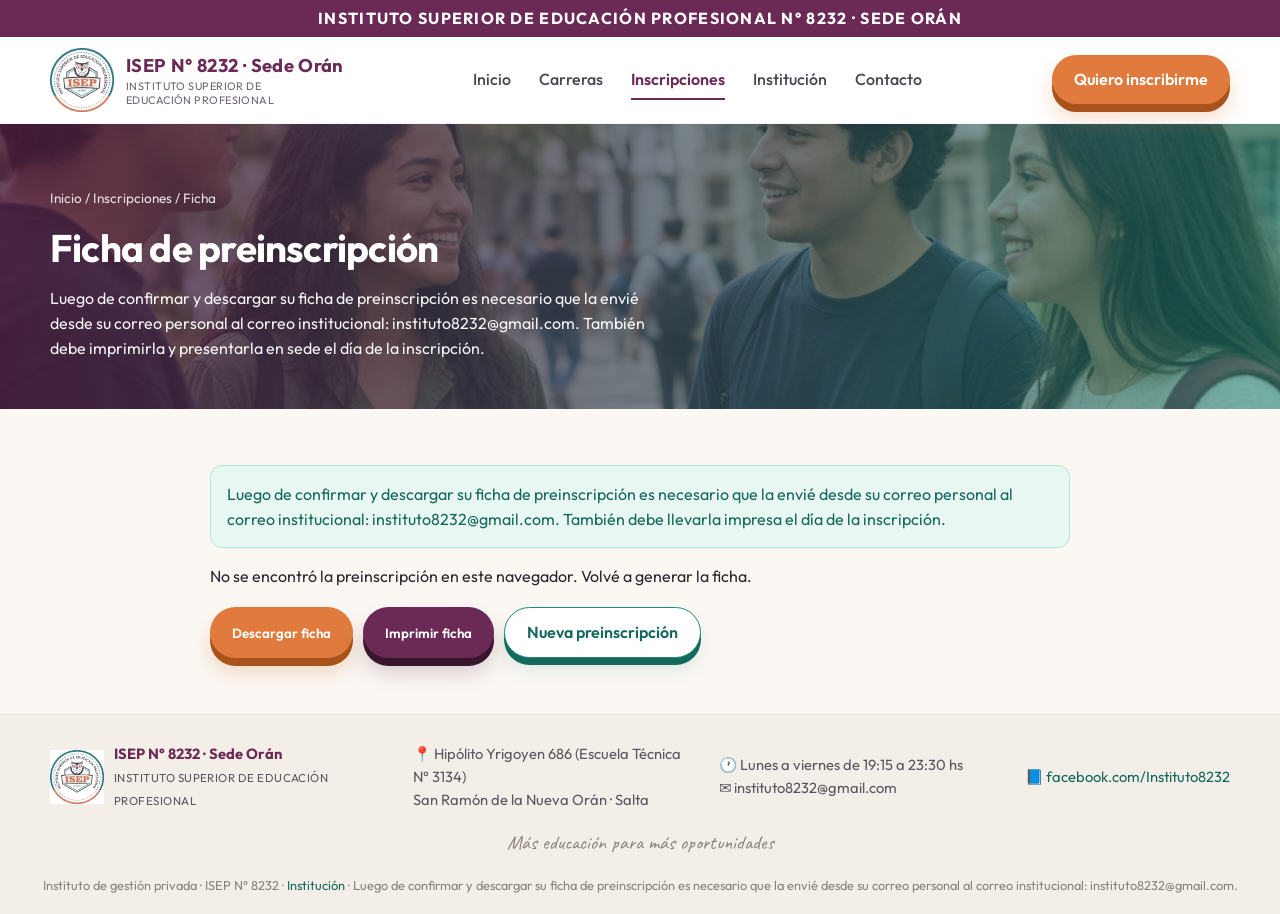
<file: ficha.html>
<!DOCTYPE html>
<html lang="es-AR">
<head>
  <meta charset="UTF-8">
  <meta name="viewport" content="width=device-width, initial-scale=1">
  <title>Ficha de preinscripción | ISEP N° 8232</title>
  <link rel="icon" href="assets/logo_isep.jpg">
  <link href="https://fonts.googleapis.com/css2?family=Caveat:wght@500;700&family=Outfit:wght@400;500;600;700;800&display=swap" rel="stylesheet">
  <link rel="stylesheet" href="assets/css/style.css">
</head>
<body>
  <main>
    <section class="page-hero no-print">
      <div class="wrap">
        <div class="crumbs">Inicio / Inscripciones / Ficha</div>
        <h1>Ficha de preinscripción</h1>
        <p>Luego de confirmar y descargar su ficha de preinscripción es necesario que la envié desde su correo personal al correo institucional: instituto8232@gmail.com. También debe imprimirla y presentarla en sede el día de la inscripción.</p>
      </div>
    </section>
    <section class="section">
      <div class="wrap" style="max-width:860px">
        <div class="ok no-print">Luego de confirmar y descargar su ficha de preinscripción es necesario que la envié desde su correo personal al correo institucional: instituto8232@gmail.com. También debe llevarla impresa el día de la inscripción.</div>
        <div id="mailStatus" class="no-print" style="margin-bottom:16px"></div>
        <div id="fichaView"></div>
        <div class="no-print" style="display:flex;gap:10px;margin-top:18px;flex-wrap:wrap">
          <button class="btn btn-orange" type="button" id="btnDescargar">Descargar ficha</button>
          <button class="btn btn-plum" type="button" onclick="window.print()">Imprimir ficha</button>
          <a class="btn btn-outline" href="inscripciones.html">Nueva preinscripción</a>
        </div>
      </div>
    </section>
  </main>
  <script src="assets/js/config.js"></script>
  <script src="assets/js/site.js"></script>
  <script src="assets/js/form.js"></script>
</body>
</html>
</file>
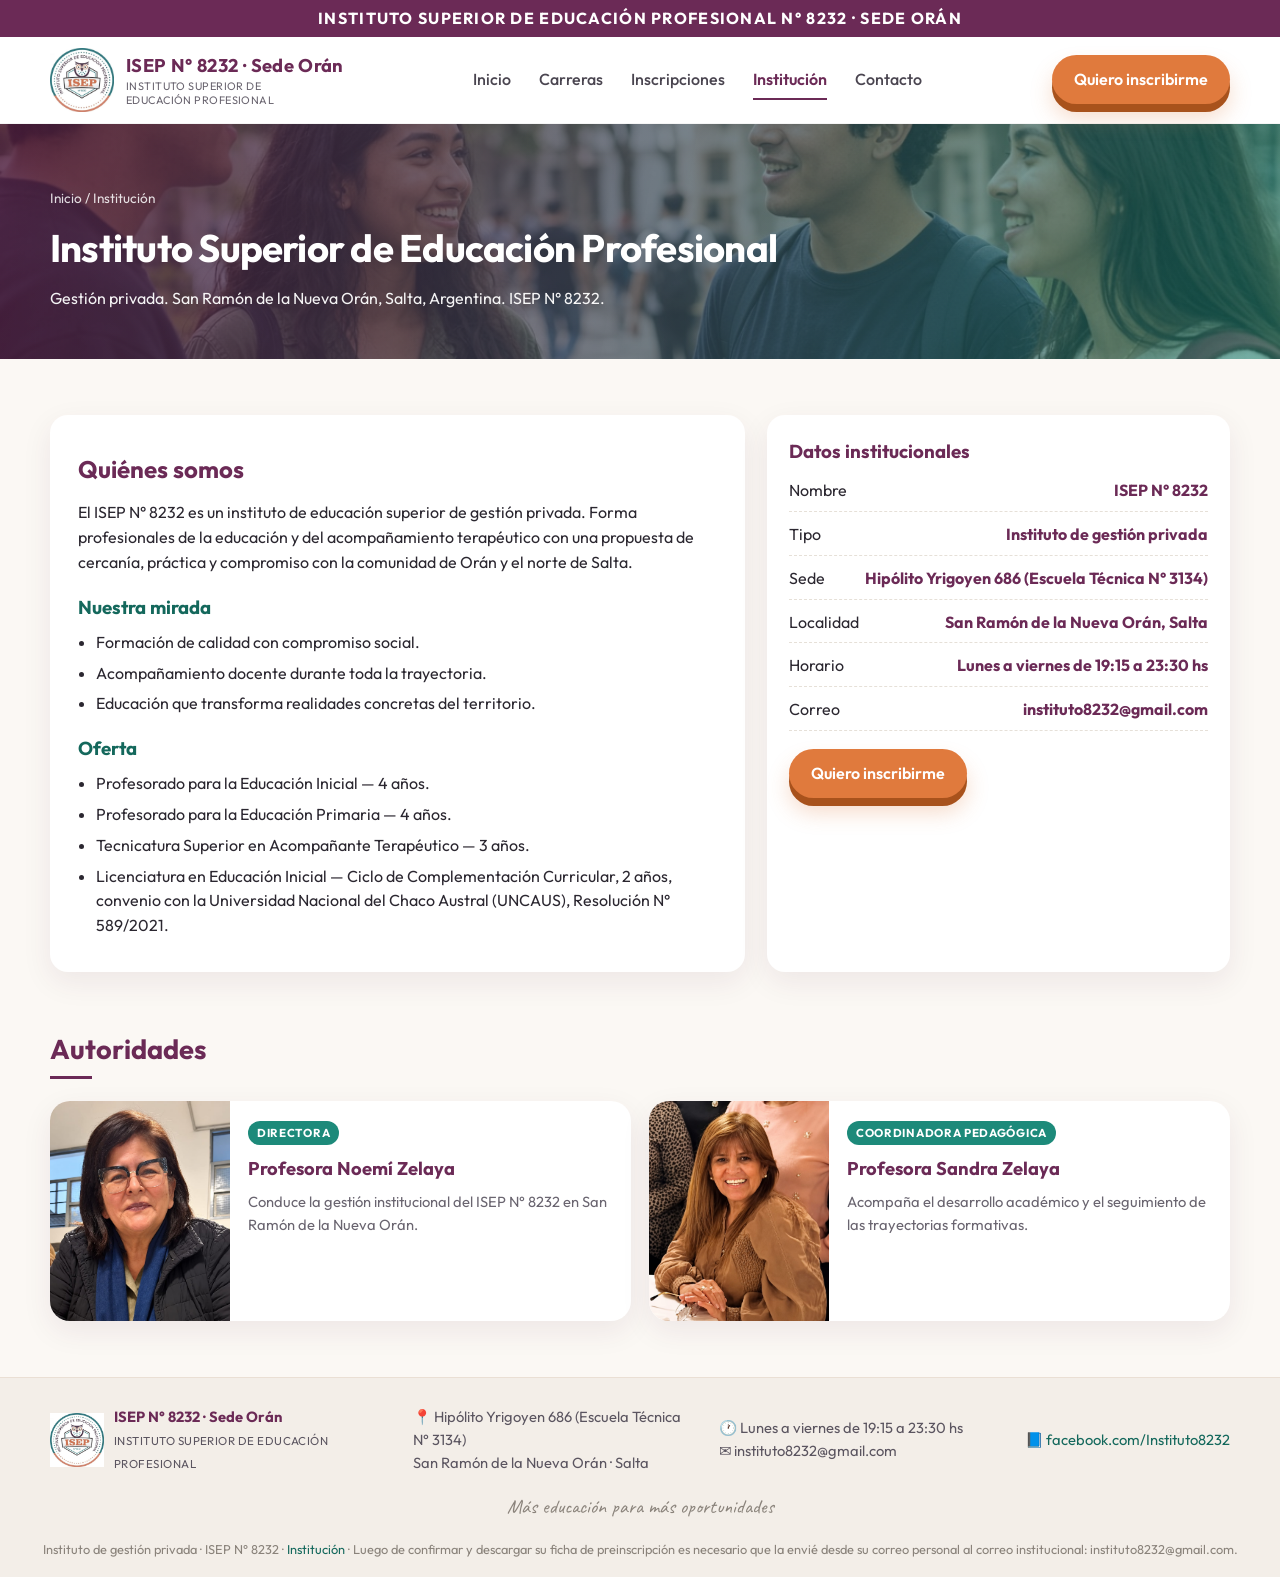
<file: institucion.html>
<!DOCTYPE html>
<html lang="es-AR">
<head>
  <meta charset="UTF-8">
  <meta name="viewport" content="width=device-width, initial-scale=1">
  <title>Institución | ISEP N° 8232</title>
  <link rel="icon" href="assets/logo_isep.jpg">
  <link href="https://fonts.googleapis.com/css2?family=Caveat:wght@500;700&family=Outfit:wght@400;500;600;700;800&display=swap" rel="stylesheet">
  <link rel="stylesheet" href="assets/css/style.css">
</head>
<body>
  <main>
    <section class="page-hero">
      <div class="wrap">
        <div class="crumbs">Inicio / Institución</div>
        <h1>Instituto Superior de Educación Profesional</h1>
        <p>Gestión privada. San Ramón de la Nueva Orán, Salta, Argentina. ISEP N° 8232.</p>
      </div>
    </section>
    <section class="section">
      <div class="wrap split">
        <article class="prose">
          <h2>Quiénes somos</h2>
          <p>El ISEP N° 8232 es un instituto de educación superior de gestión privada. Forma profesionales de la educación y del acompañamiento terapéutico con una propuesta de cercanía, práctica y compromiso con la comunidad de Orán y el norte de Salta.</p>
          <h3>Nuestra mirada</h3>
          <ul>
            <li>Formación de calidad con compromiso social.</li>
            <li>Acompañamiento docente durante toda la trayectoria.</li>
            <li>Educación que transforma realidades concretas del territorio.</li>
          </ul>
          <h3>Oferta</h3>
          <ul>
            <li>Profesorado para la Educación Inicial — 4 años.</li>
            <li>Profesorado para la Educación Primaria — 4 años.</li>
            <li>Tecnicatura Superior en Acompañante Terapéutico — 3 años.</li>
            <li>Licenciatura en Educación Inicial — Ciclo de Complementación Curricular, 2 años, convenio con la Universidad Nacional del Chaco Austral (UNCAUS), Resolución N° 589/2021.</li>
          </ul>
        </article>
        <aside class="info-side">
          <h3 style="color:var(--plum);margin-bottom:12px">Datos institucionales</h3>
          <div class="meta">
            <div><span>Nombre</span><b>ISEP N° 8232</b></div>
            <div><span>Tipo</span><b>Instituto de gestión privada</b></div>
            <div><span>Sede</span><b>Hipólito Yrigoyen 686 (Escuela Técnica N° 3134)</b></div>
            <div><span>Localidad</span><b>San Ramón de la Nueva Orán, Salta</b></div>
            <div><span>Horario</span><b>Lunes a viernes de 19:15 a 23:30 hs</b></div>
            <div><span>Correo</span><b>instituto8232@gmail.com</b></div>
          </div>
          <p style="margin-top:18px"><a class="btn btn-orange" href="inscripciones.html">Quiero inscribirme</a></p>
        </aside>
      </div>
    </section>
    <section class="section" style="padding-top:0">
      <div class="wrap">
        <div class="section-head">
          <h2>Autoridades</h2>
        </div>
        <div class="authorities">
          <article class="auth-card">
            <img src="assets/img/noemi-zelaya.jpg" alt="Profesora Noemí Zelaya, Directora del ISEP N° 8232">
            <div>
              <small>Directora</small>
              <h3>Profesora Noemí Zelaya</h3>
              <p>Conduce la gestión institucional del ISEP N° 8232 en San Ramón de la Nueva Orán.</p>
            </div>
          </article>
          <article class="auth-card">
            <img src="assets/img/sandra-zelaya.jpg" alt="Profesora Sandra Zelaya, Coordinadora Pedagógica">
            <div>
              <small>Coordinadora Pedagógica</small>
              <h3>Profesora Sandra Zelaya</h3>
              <p>Acompaña el desarrollo académico y el seguimiento de las trayectorias formativas.</p>
            </div>
          </article>
        </div>
      </div>
    </section>
  </main>
  <script src="assets/js/site.js"></script>
</body>
</html>
</file>
<file: assets/css/style.css>
:root {
  --plum: #6b2a56;
  --plum-deep: #4e1d3e;
  --teal: #1d8a7a;
  --teal-dark: #14685c;
  --teal-soft: #d7eee8;
  --teal-mid: #2aa394;
  --orange: #e07a3d;
  --orange-hover: #c8642c;
  --peach: #f4c7a8;
  --cream: #fbf8f4;
  --paper: #ffffff;
  --ink: #2b2730;
  --muted: #6a6570;
  --line: #e6e0d8;
  --shadow: 0 10px 30px rgba(78, 29, 62, 0.08);
  --radius: 18px;
  --max: 1180px;
}

* { box-sizing: border-box; margin: 0; padding: 0; }
html { scroll-behavior: smooth; }
body {
  font-family: "Outfit", system-ui, sans-serif;
  color: var(--ink);
  background: var(--cream);
  line-height: 1.55;
}
img { max-width: 100%; display: block; }
a { color: inherit; text-decoration: none; }
button, input, select, textarea { font-family: inherit; }

.wrap { width: min(var(--max), calc(100% - 40px)); margin-inline: auto; }

/* Header */
.topbar {
  background: #fff;
  position: sticky; top: 0; z-index: 50;
  border-bottom: 1px solid rgba(0,0,0,.04);
}
.nav {
  display: flex; align-items: center; justify-content: space-between;
  gap: 24px; min-height: 86px;
}
.brand { display: flex; align-items: center; gap: 12px; min-width: 260px; }
.brand img { width: 64px; height: 64px; object-fit: contain; }
.brand-text strong { display: block; color: var(--plum); font-size: 1.15rem; letter-spacing: .02em; }
.brand-text span { display: block; font-size: .68rem; color: var(--muted); letter-spacing: .04em; text-transform: uppercase; line-height: 1.25; }

.menu { display: flex; align-items: center; gap: 28px; font-weight: 500; color: #4a4550; }
.menu a { position: relative; padding: 8px 0; }
.menu a.active { color: var(--plum); font-weight: 600; }
.menu a.active::after {
  content: ""; position: absolute; left: 0; right: 0; bottom: 0;
  height: 2px; background: var(--plum);
}
.btn {
  display: inline-flex; align-items: center; justify-content: center; gap: 8px;
  border: 0; cursor: pointer; border-radius: 999px; font-weight: 600;
  padding: 12px 22px;
  transition: transform .12s ease, box-shadow .12s ease, background .15s ease;
  user-select: none;
  position: relative;
  top: 0;
}
.btn-orange {
  background: var(--orange); color: #fff;
  box-shadow: 0 8px 0 #a8521c, 0 14px 22px rgba(224,122,61,.28);
}
.btn-orange:hover { background: var(--orange-hover); transform: translateY(-2px); }
.btn-orange:active {
  transform: translateY(7px) scale(0.96);
  box-shadow: 0 1px 0 #8d4316, inset 0 8px 12px rgba(0,0,0,.28);
}
.btn-outline {
  background: #fff; color: var(--teal-dark);
  border: 1.5px solid var(--teal);
  box-shadow: 0 7px 0 #14685c, 0 12px 18px rgba(20,104,92,.12);
}
.btn-outline:hover { background: var(--teal-soft); transform: translateY(-2px); }
.btn-outline:active {
  transform: translateY(6px) scale(0.96);
  box-shadow: 0 1px 0 #14685c, inset 0 8px 12px rgba(0,0,0,.12);
}
.btn-plum {
  background: var(--plum); color: #fff;
  box-shadow: 0 8px 0 #3a152e, 0 14px 22px rgba(78,29,62,.22);
}
.btn-plum:hover { background: var(--plum-deep); transform: translateY(-2px); }
.btn-plum:active {
  transform: translateY(7px) scale(0.96);
  box-shadow: 0 1px 0 #3a152e, inset 0 8px 12px rgba(0,0,0,.28);
}
.btn:disabled { opacity: .7; pointer-events: none; }
.hamburger { display: none; background: none; border: 0; font-size: 1.6rem; }

/* Hero */
.hero {
  position: relative; overflow: hidden;
  background: linear-gradient(90deg, #f7f3ee 0%, #f7f3ee 42%, transparent 70%);
}
.hero-grid {
  display: grid; grid-template-columns: 1.05fr .95fr; align-items: stretch; min-height: 430px;
}
.hero-copy { padding: 54px 0 40px; position: relative; z-index: 2; }
.hero-copy h1 {
  font-size: clamp(2.1rem, 4.4vw, 3.35rem);
  line-height: 1.08; font-weight: 800; letter-spacing: -.03em;
}
.hero-copy h1 .plum { color: var(--plum); display: block; }
.hero-copy h1 .teal { color: var(--teal); display: block; }
.hero-copy p { margin: 16px 0 26px; color: #4e4953; max-width: 420px; font-size: 1.05rem; }
.hero-actions { display: flex; gap: 12px; flex-wrap: wrap; }
.scribble {
  font-family: "Caveat", cursive; color: #7a736c; font-size: 1.35rem;
  transform: rotate(-6deg); display: inline-block; margin-top: 28px;
}
.scribble em { font-style: normal; border-bottom: 2px solid var(--orange); }
.hero-photo {
  position: relative; min-height: 430px;
}
.hero-photo img {
  width: 100%; height: 100%; object-fit: cover;
  clip-path: polygon(12% 0, 100% 0, 100% 100%, 0 100%);
}
.hero-photo::after {
  content: ""; position: absolute; inset: 0;
  background: linear-gradient(90deg, #f7f3ee 0%, transparent 18%);
}

/* Careers */
.section { padding: 56px 0; }
.section-head {
  display: flex; align-items: end; justify-content: space-between; gap: 16px; margin-bottom: 22px;
}
.section-head h2 {
  color: var(--plum); font-size: 1.7rem; position: relative; display: inline-block;
}
.section-head h2::after {
  content: ""; display: block; width: 42px; height: 3px; background: var(--plum); margin-top: 6px;
}
.hand { font-family: "Caveat", cursive; color: var(--teal-dark); font-size: 1.45rem; }
.hand u { text-decoration: none; border-bottom: 2px solid var(--orange); }

.cards { display: grid; grid-template-columns: repeat(3, 1fr); gap: 18px; }
.card {
  background: #fff; border-radius: 20px; overflow: hidden; box-shadow: var(--shadow);
  display: flex; flex-direction: column; border: 1px solid #f0ebe4;
}
.card img { height: 168px; width: 100%; object-fit: cover; }
.card-body { padding: 16px 16px 18px; display: flex; align-items: center; gap: 12px; }
.icon-bubble {
  width: 44px; height: 44px; border-radius: 50%; display: grid; place-items: center; flex-shrink: 0;
  color: #fff; font-size: 1.1rem;
}
.icon-orange { background: #e38a52; }
.icon-teal { background: var(--teal); }
.icon-plum { background: #7a3b7a; }
.card h3 { font-size: 1.02rem; color: var(--plum); line-height: 1.25; }
.card small { color: var(--muted); }
.arrow {
  margin-left: auto; width: 34px; height: 34px; border-radius: 50%;
  background: #e7f5f1; color: var(--teal-dark); display: grid; place-items: center; font-weight: 700;
}
.card:hover { transform: translateY(-3px); transition: .2s ease; }

.card-wide { grid-column: 1 / -1; display: grid; grid-template-columns: 280px 1fr auto; align-items: center; padding: 0; }
.card-wide img { height: 140px; }
.badge-new {
  background: var(--orange); color: #fff; font-size: .72rem; font-weight: 700;
  border-radius: 999px; padding: 4px 10px; letter-spacing: .04em;
}

/* Values band */
.values {
  background: var(--teal-soft); padding: 28px 0;
}
.values-grid {
  display: grid; grid-template-columns: 1fr 1fr 1fr auto; gap: 18px; align-items: center;
}
.value { display: flex; align-items: center; gap: 12px; color: #35534d; font-weight: 500; }
.value svg { flex-shrink: 0; }
.cta-script {
  font-family: "Caveat", cursive; font-size: 1.7rem; color: var(--teal-dark);
  text-align: right; line-height: 1.1;
}
.cta-script span { border-bottom: 3px solid var(--orange); }

/* Footer */
.footer {
  background: #f3eee8; padding: 28px 0 18px; border-top: 1px solid #eadfd4;
}
.footer-grid {
  display: grid; grid-template-columns: 1.2fr 1fr 1fr auto; gap: 20px; align-items: center;
  color: #5b5560; font-size: .92rem;
}
.footer-brand { display: flex; align-items: center; gap: 10px; }
.footer-brand img { width: 54px; height: 54px; }
.footer-brand strong { color: var(--plum); display: block; }
.footer-brand span { font-size: .72rem; letter-spacing: .04em; text-transform: uppercase; }
.footer a { color: var(--teal-dark); }
.foot-note {
  text-align: center; margin-top: 16px; font-family: "Caveat", cursive;
  color: #8a837b; font-size: 1.25rem;
}
.mini { font-size: .8rem; color: #8a837b; margin-top: 18px; text-align: center; }

/* Inner pages */
.page-hero {
  background:
    linear-gradient(100deg, rgba(78,29,62,.82), rgba(29,138,122,.55)),
    url("../img/hero.jpg") center/cover;
  color: #fff; padding: 64px 0 48px;
}
.page-hero h1 { font-size: clamp(1.8rem, 3vw, 2.6rem); letter-spacing: -.02em; }
.page-hero p { max-width: 620px; opacity: .95; margin-top: 8px; }
.crumbs { font-size: .85rem; opacity: .85; margin-bottom: 10px; }

.prose { background: #fff; border-radius: var(--radius); padding: 28px; box-shadow: var(--shadow); }
.prose h2 { color: var(--plum); margin: 8px 0 12px; }
.prose h3 { color: var(--teal-dark); margin: 18px 0 8px; }
.prose ul, .prose ol { padding-left: 1.15rem; }
.prose li { margin: 6px 0; }
.req-list { background: #f6faf8; border-left: 4px solid var(--teal); padding: 16px 18px; border-radius: 8px; }

.split { display: grid; grid-template-columns: 1.2fr .8fr; gap: 22px; }
.info-side {
  background: #fff; border-radius: var(--radius); padding: 22px; box-shadow: var(--shadow);
}
.meta { display: grid; gap: 10px; }
.meta div { display: flex; justify-content: space-between; gap: 12px; border-bottom: 1px dashed var(--line); padding-bottom: 8px; }
.meta b { color: var(--plum); }

/* Form */
.form-card {
  background: #fff; border-radius: 22px; padding: 28px; box-shadow: var(--shadow);
}
.form-head { display: flex; align-items: center; gap: 14px; margin-bottom: 18px; }
.form-head img { width: 70px; }
.form-title { color: var(--plum); }
.form-title small { display: block; color: var(--muted); font-weight: 500; }
fieldset {
  border: 1px solid var(--line); border-radius: 14px; padding: 16px; margin: 16px 0;
}
legend { padding: 0 8px; color: var(--plum); font-weight: 700; font-size: .95rem; }
.grid-2 { display: grid; grid-template-columns: 1fr 1fr; gap: 12px; }
.grid-3 { display: grid; grid-template-columns: 1fr 1fr 1fr; gap: 12px; }
.field { display: flex; flex-direction: column; gap: 6px; margin-bottom: 4px; }
.field.full { grid-column: 1 / -1; }
label { font-size: .86rem; font-weight: 600; color: #433e47; }
input, select, textarea {
  border: 1px solid #d9d2c8; border-radius: 10px; padding: 10px 12px; background: #fffdfb;
  font-size: .95rem;
}
input:focus, select:focus, textarea:focus {
  outline: 2px solid rgba(29,138,122,.28); border-color: var(--teal);
}
.check { display: flex; align-items: flex-start; gap: 8px; font-size: .9rem; margin: 8px 0; }
.fecha-3 { display: flex; align-items: center; gap: 6px; }
.fecha-3 input { width: 64px; text-align: center; }
.fecha-3 input:last-child { width: 84px; }
.docs { display: grid; gap: 8px; background: #f7f3ee; border-radius: 12px; padding: 12px; }
.hidden { display: none !important; }
.ok {
  background: #e8f7f2; border: 1px solid #b7e4d6; color: #14685c;
  padding: 16px; border-radius: 12px; margin-bottom: 16px;
}
.err { color: #b42318; font-size: .82rem; }

/* Printable ficha */
.ficha {
  border: 2px solid #1f3b36; background: #fff; padding: 22px; border-radius: 6px;
}
.ficha-top { display: flex; justify-content: space-between; align-items: flex-start; gap: 16px; border-bottom: 2px solid #1f3b36; padding-bottom: 10px; }
.ficha-izq { width: 130px; flex-shrink: 0; text-align: left; font-size: .78rem; line-height: 1.3; }
.ficha-izq b { display: block; font-size: .8rem; }
.foto-4x4 {
  width: 28mm; height: 28mm; object-fit: cover; object-position: center top;
  border: 1px solid #333; margin-top: 8px; background: #f3f3f3; display: block;
}
.ficha h2 { font-size: 1rem; letter-spacing: .04em; text-align: center; }
.ficha-row { display: grid; grid-template-columns: 200px 1fr; gap: 8px; border-bottom: 1px dotted #999; padding: 6px 0; font-size: .92rem; }
.ficha-row b { color: #333; }
.ficha-firmas { display: grid; grid-template-columns: 1fr 1fr; gap: 28px; margin-top: 40px; }
.firma-linea { border-top: 1px solid #333; padding-top: 8px; min-height: 86px; font-size: .85rem; }
.ficha-recibido { margin-top: 28px; border: 1px dashed #333; padding: 12px 14px; font-size: .88rem; }
.ficha-recibido strong { display: block; margin-bottom: 10px; }
.admin-lock { max-width: 420px; margin: 0 auto; background: #fff; padding: 24px; border-radius: 18px; box-shadow: var(--shadow); }

table.data { width: 100%; border-collapse: collapse; background: #fff; border-radius: 12px; overflow: hidden; }
table.data th, table.data td { padding: 10px 12px; border-bottom: 1px solid var(--line); text-align: left; font-size: .9rem; }
table.data th { background: var(--plum); color: #fff; }

.notice {
  background: #fff6ee; border: 1px solid #f0d2b4; padding: 12px 14px; border-radius: 12px; font-size: .9rem;
}

.confirm-overlay {
  position: fixed; inset: 0; z-index: 80;
  background: rgba(43, 39, 48, .45);
  display: grid; place-items: center; padding: 20px;
}
.confirm-card {
  background: #fff; border-radius: 22px; max-width: 420px; width: 100%;
  padding: 28px 24px 22px; text-align: center; box-shadow: var(--shadow);
  animation: pop .22s ease;
}
@keyframes pop {
  from { transform: scale(.86) translateY(12px); opacity: 0; }
  to { transform: scale(1) translateY(0); opacity: 1; }
}
.confirm-check {
  width: 64px; height: 64px; margin: 0 auto 12px; border-radius: 50%;
  background: #e8f7f2; color: var(--teal-dark); display: grid; place-items: center;
  font-size: 2rem; font-weight: 800;
}
.confirm-card h3 { color: var(--plum); margin-bottom: 8px; }
.confirm-card p { color: var(--muted); font-size: .95rem; }
.leyenda-envio {
  margin-top: 14px; padding: 12px 14px; border-radius: 12px;
  background: #e8f7f2; border: 1px solid #b7e4d6; color: #14685c;
  font-weight: 600; display: none;
}
.leyenda-envio.visible { display: block; }

.authorities {
  display: grid; grid-template-columns: 1fr 1fr; gap: 18px;
}
.auth-card {
  background: #fff; border-radius: 20px; overflow: hidden; box-shadow: var(--shadow);
  display: grid; grid-template-columns: 180px 1fr; min-height: 210px; align-items: stretch;
}
.auth-card img {
  width: 180px; height: 220px; max-width: 100%; object-fit: cover; object-position: center top;
  display: block;
}
.auth-card div { padding: 18px 18px 16px; }
.auth-card small {
  display: inline-block; color: #fff; background: var(--teal);
  font-size: .72rem; letter-spacing: .06em; text-transform: uppercase;
  border-radius: 999px; padding: 3px 9px; font-weight: 700;
}
.auth-card h3 { color: var(--plum); margin: 10px 0 8px; font-size: 1.15rem; }
.auth-card p { color: var(--muted); font-size: .92rem; }

@media (max-width: 980px) {
  .authorities, .auth-card { grid-template-columns: 1fr; }
  .auth-card img { height: 240px; }
}

@media (max-width: 980px) {
  .hero-grid, .split, .card-wide, .values-grid, .footer-grid { grid-template-columns: 1fr; }
  .hero-photo { min-height: 260px; }
  .hero-photo img { clip-path: none; }
  .hero-photo::after { display: none; }
  .cards { grid-template-columns: 1fr; }
  .menu { display: none; }
  .menu.open {
    display: flex; flex-direction: column; position: absolute; top: 86px; left: 0; right: 0;
    background: #fff; padding: 16px 22px 22px; border-bottom: 1px solid var(--line);
  }
  .hamburger { display: block; }
  .nav { position: relative; }
  .grid-2, .grid-3 { grid-template-columns: 1fr; }
}

@page {
  size: A4 portrait;
  margin: 12mm;
}
@media print {
  html, body {
    width: 210mm;
    background: #fff !important;
    color: #000;
  }
  .topbar, .footer, .no-print, .page-hero, .notice, .hero, .hamburger, .menu {
    display: none !important;
  }
  main, .section, .wrap {
    width: auto !important;
    max-width: none !important;
    margin: 0 !important;
    padding: 0 !important;
  }
  .ficha {
    box-shadow: none !important;
    border-radius: 0 !important;
    width: 186mm;
    max-width: 186mm;
    min-height: auto;
    page-break-inside: avoid;
  }
}

/* Cloud forms: mobile overflow and keyboard focus */
.field,fieldset{min-width:0}input,select,textarea{max-width:100%}:focus-visible{outline:3px solid #14685c;outline-offset:3px}.ficha-izq b,.data td{overflow-wrap:anywhere}.ficha-izq b{font-size:.64rem}
@media(max-width:980px){.nav>.btn{display:none}.brand{min-width:0}.grid-3>.field{grid-column:1 / -1!important}}
/* Paper layout shared by print and PDF capture, independent of phone width. */
.ficha.ficha-a4 {
  box-sizing:border-box; width:186mm!important; max-width:none!important;
  margin:0!important; padding:5mm!important; border-radius:0!important;
  background:#fff; font-family:Arial,sans-serif; font-size:10pt; line-height:1.3;
}
.ficha-a4 .ficha-top { gap:3mm; }
.ficha-a4 .ficha-top>img { width:18mm; height:18mm; flex-shrink:0; }
.ficha-a4 .ficha-top>div[style] { min-width:0; font-size:9pt; }
.ficha-a4 .ficha-izq { width:32mm; }
.ficha-a4 .ficha-row { grid-template-columns:52mm minmax(0,1fr); font-size:10pt; padding:1mm 0; gap:2mm; break-inside:avoid; }
.ficha-a4 .ficha-row>* { min-width:0; overflow-wrap:anywhere; }
.ficha-a4 .ficha-firmas { margin-top:9mm; gap:8mm; }
.ficha-a4 .firma-linea { min-height:17mm; font-size:9pt; }
.ficha-a4 .ficha-recibido { margin-top:5mm; padding:3mm; font-size:9pt; }
@media print {
  html,body { width:auto!important; margin:0!important; padding:0!important; }
  #fichaView { width:186mm!important; max-width:none!important; margin:0!important; }
  .ficha { break-inside:auto; page-break-inside:auto; }
  .ficha-top,.ficha-firmas,.ficha-recibido { break-inside:avoid; }
}

@media screen and (max-width:980px) { .ficha.ficha-a4 { width:100%!important; } }

/* Compact one-sheet A4 registration form. */
.ficha.ficha-a4 { padding:4mm!important; line-height:1.15; }
.ficha-a4 .ficha-row { font-size:9pt; padding:.65mm 0; }
.ficha-a4 .ficha-top>div[style] { font-size:8pt; }
.ficha-a4 .ficha-top { padding-bottom:2mm; }
.ficha-a4 .ficha-firmas { margin-top:7mm; }
.ficha-a4 .firma-linea { min-height:12mm; padding-top:2mm; font-size:8pt; }
.ficha-a4 .ficha-recibido { margin-top:3mm; padding:2mm; font-size:8pt; }
.ficha-a4 .ficha-recibido strong { margin-bottom:2mm; }
@page { size:210mm 297mm; margin:12mm; }
@media print {
  .ficha.ficha-a4 { break-inside:avoid; page-break-inside:avoid; }
}
</file>
